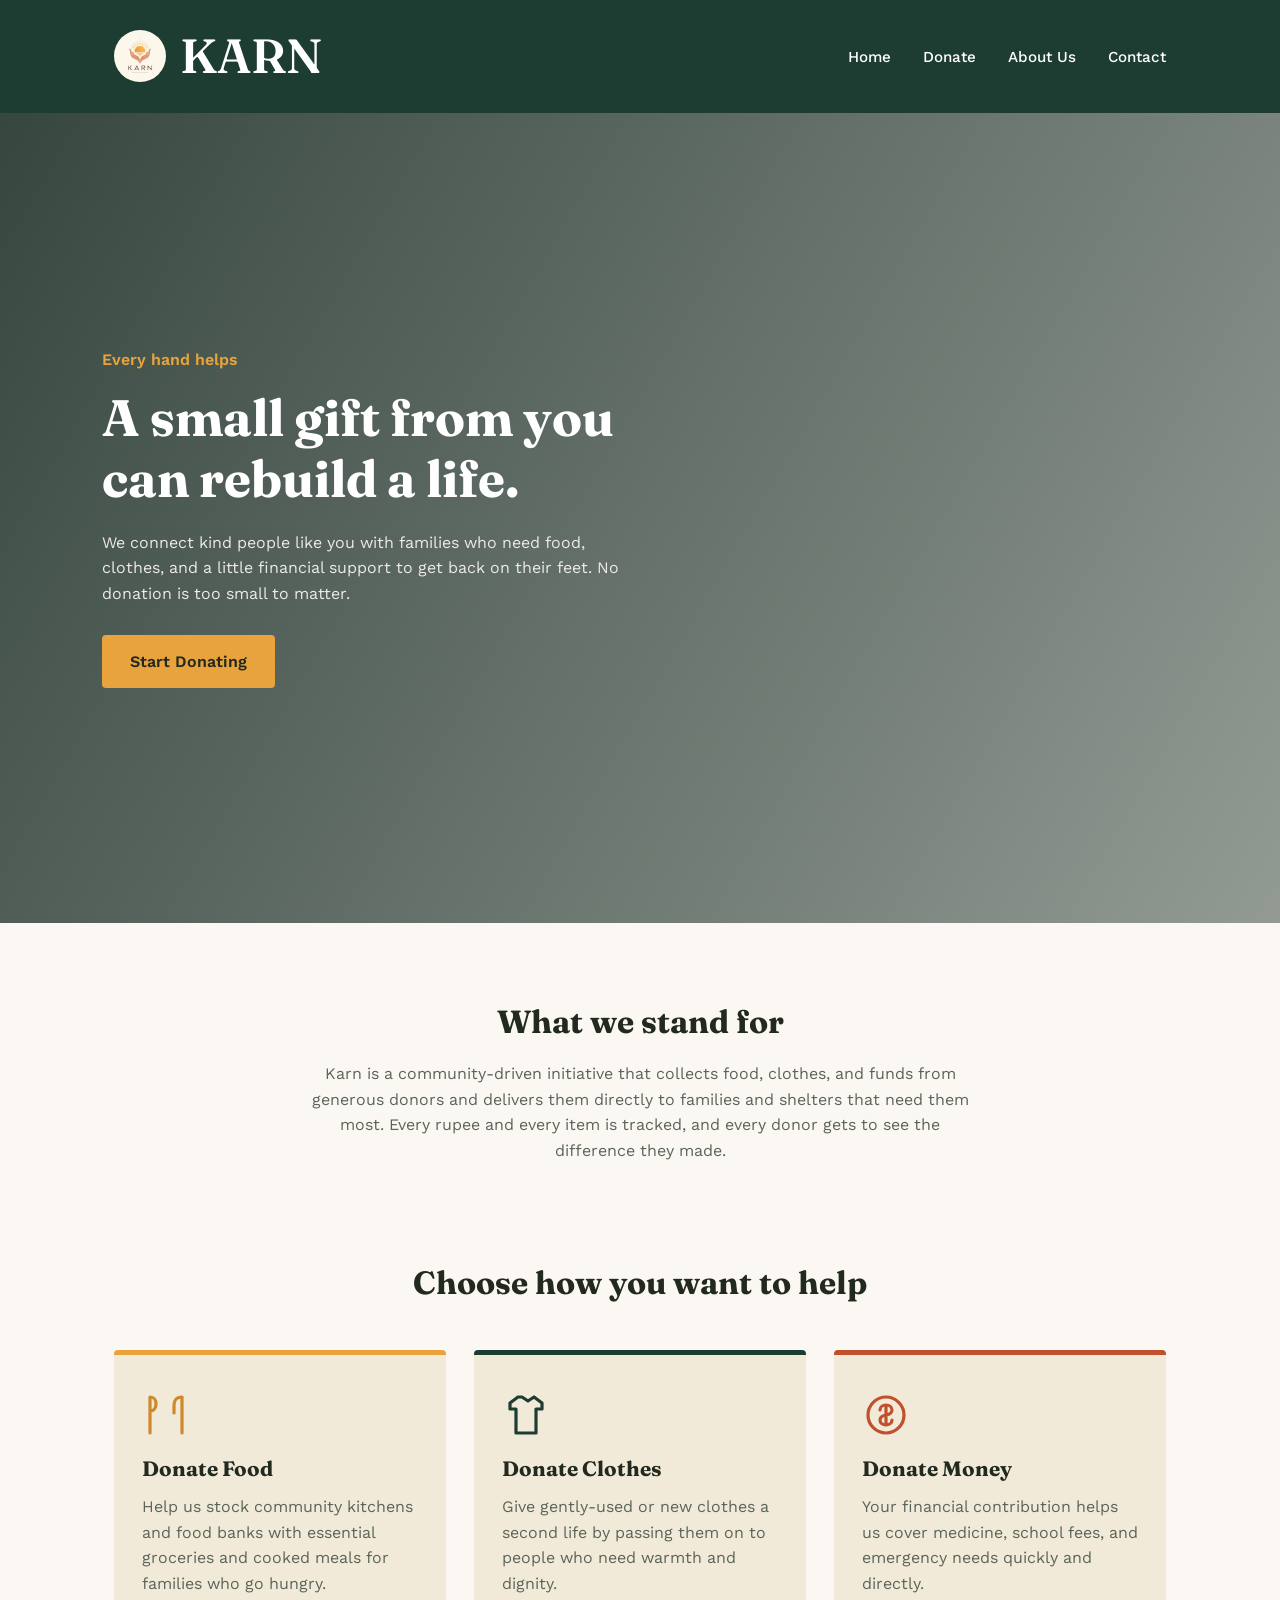
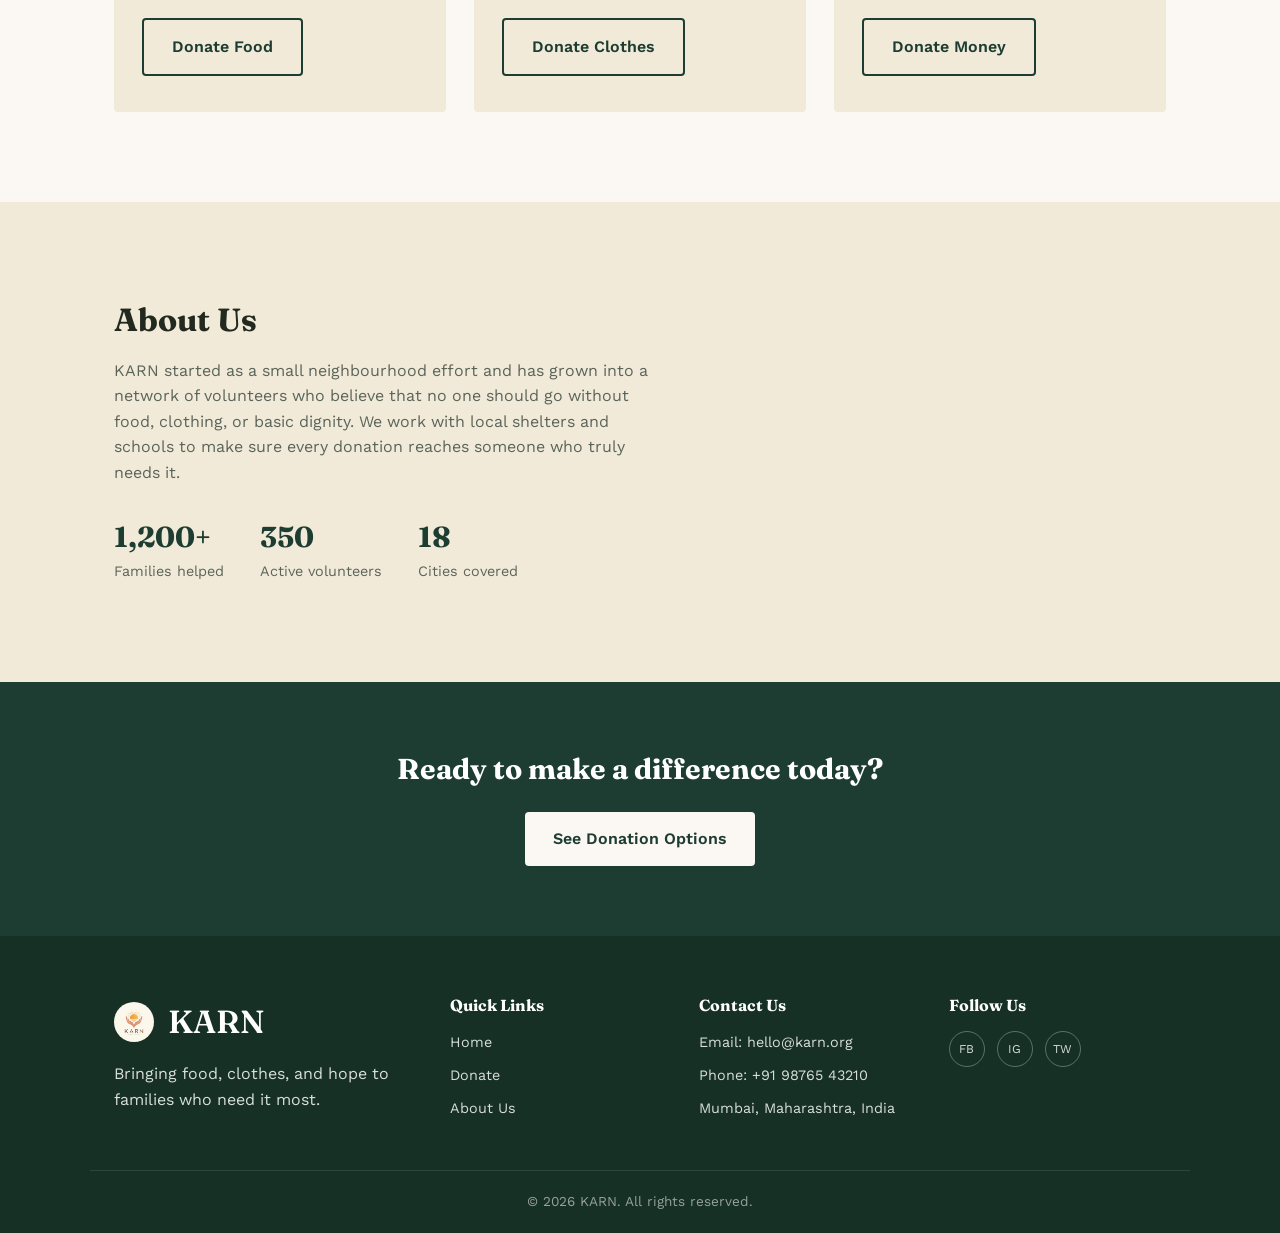
<file: index.html>
<!DOCTYPE html>
<html lang="en">
<head>
  <meta charset="UTF-8">
  <meta name="viewport" content="width=device-width, initial-scale=1.0">
  <title>Karn | Charity & Donation</title>

  
  <link rel="preconnect" href="https://fonts.googleapis.com">
  <link href="https://fonts.googleapis.com/css2?family=Fraunces:wght@500;600;700&family=Work+Sans:wght@400;500;600;700&display=swap" rel="stylesheet">

  
  <link rel="stylesheet" href="style.css">
</head>
<body>

  
  <header class="site-header">
    <div class="header-inner">

      
      <a href="#" class="logo"><img src="logo.jpeg" alt="KARN logo" class="logo-img">KARN<span></span></a>

      
      <button class="menu-toggle" id="menuToggle" aria-label="Toggle menu">
        <span></span>
        <span></span>
        <span></span>
      </button>

      
      <nav class="main-nav" id="mainNav">
        <ul>
          <li><a href="#home">Home</a></li>
          <li><a href="#causes">Donate</a></li>
          <li><a href="#about">About Us</a></li>
          <li><a href="#footer">Contact</a></li>
        </ul>
      </nav>

    </div>
  </header>

  
  <section class="hero" id="home">
    
    <div class="hero-overlay"></div>
    <div class="hero-content">
      <p class="hero-eyebrow">Every hand helps</p>
      <h1>A small gift from you<br>can rebuild a life.</h1>
      <p class="hero-text">
        We connect kind people like you with families who need food, clothes,
        and a little financial support to get back on their feet. No donation
        is too small to matter.
      </p>
      <a href="#causes" class="btn btn-primary">Start Donating</a>
    </div>
  </section>

  
  <section class="intro">
    <div class="container">
      <h2>What we stand for</h2>
      <p>
        Karn is a community-driven initiative that collects food,
        clothes, and funds from generous donors and delivers them directly to
        families and shelters that need them most. Every rupee and every item
        is tracked, and every donor gets to see the difference they made.
      </p>
    </div>
  </section>

  
  <section class="causes" id="causes">
    <div class="container">
      <h2>Choose how you want to help</h2>

      <div class="cause-grid">

       
        <div class="cause-card cause-food">
          <div class="cause-icon">
            
            <svg viewBox="0 0 24 24" fill="none" xmlns="http://www.w3.org/2000/svg">
              <path d="M4 3v18M4 3c2 0 3 1.5 3 3.5S6 10 4 10M20 3v18M20 3c-3 0-4 2-4 4v4" stroke="currentColor" stroke-width="1.6" stroke-linecap="round" stroke-linejoin="round"/>
            </svg>
          </div>
          <h3>Donate Food</h3>
          <p>Help us stock community kitchens and food banks with essential
             groceries and cooked meals for families who go hungry.</p>
          <a href="form3.html" class="btn btn-outline">Donate Food</a>
        </div>

        
        <div class="cause-card cause-clothes">
          <div class="cause-icon">
            <svg viewBox="0 0 24 24" fill="none" xmlns="http://www.w3.org/2000/svg">
              <path d="M8 3L4 6v3h3v12h10V9h3V6l-4-3-3 2-3-2z" stroke="currentColor" stroke-width="1.6" stroke-linecap="round" stroke-linejoin="round"/>
            </svg>
          </div>
          <h3>Donate Clothes</h3>
          <p>Give gently-used or new clothes a second life by passing them on
             to people who need warmth and dignity.</p>
          <a href="form.html" class="btn btn-outline">Donate Clothes</a>
        </div>

        
        <div class="cause-card cause-money">
          <div class="cause-icon">
            <svg viewBox="0 0 24 24" fill="none" xmlns="http://www.w3.org/2000/svg">
              <circle cx="12" cy="12" r="9" stroke="currentColor" stroke-width="1.6"/>
              <path d="M12 7v10M9 9.5c0-1.4 1.3-2.5 3-2.5s3 1.1 3 2.5-1.3 2.2-3 2.5c-1.7.3-3 1.1-3 2.5s1.3 2.5 3 2.5 3-1.1 3-2.5" stroke="currentColor" stroke-width="1.6" stroke-linecap="round"/>
            </svg>
          </div>
          <h3>Donate Money</h3>
          <p>Your financial contribution helps us cover medicine, school fees,
             and emergency needs quickly and directly.</p>
          <a href="form2.html" class="btn btn-outline">Donate Money</a>
        </div>

      </div>
    </div>
  </section>

  
  <section class="about" id="about">
    <div class="container about-grid">
      <div class="about-text">
        <h2>About Us</h2>
        <p>
          KARN started as a small neighbourhood effort and has grown
          into a network of volunteers who believe that no one should go
          without food, clothing, or basic dignity. We work with local
          shelters and schools to make sure every donation reaches someone
          who truly needs it.
        </p>
        <ul class="about-stats">
          <li><strong>1,200+</strong><span>Families helped</span></li>
          <li><strong>350</strong><span>Active volunteers</span></li>
          <li><strong>18</strong><span>Cities covered</span></li>
        </ul>
      </div>
      <div class="about-image" aria-hidden="true"></div>
    </div>
  </section>

  
  <section class="cta-strip">
    <div class="container">
      <h2>Ready to make a difference today?</h2>
      <a href="#causes" class="btn btn-light">See Donation Options</a>
    </div>
  </section>

  
  <footer class="site-footer" id="footer">
    <div class="container footer-grid">

      <div class="footer-col">
        <a href="#" class="logo footer-logo"><img src="logo.jpeg" alt="KARN logo" class="logo-img">KARN<span></span></a>
        <p>Bringing food, clothes, and hope to families who need it most.</p>
      </div>

      <div class="footer-col">
        <h4>Quick Links</h4>
        <ul>
          <li><a href="#home">Home</a></li>
          <li><a href="#causes">Donate</a></li>
          <li><a href="#about">About Us</a></li>
        </ul>
      </div>

      <div class="footer-col">
        <h4>Contact Us</h4>
        <ul>
          <li>Email: hello@karn.org</li>
          <li>Phone: +91 98765 43210</li>
          <li>Mumbai, Maharashtra, India</li>
        </ul>
      </div>

      <div class="footer-col">
        <h4>Follow Us</h4>
        <div class="social-links">
          <a href="#" aria-label="Facebook">FB</a>
          <a href="#" aria-label="Instagram">IG</a>
          <a href="#" aria-label="Twitter">TW</a>
        </div>
      </div>

    </div>

    <div class="footer-bottom">
      <p>&copy; <span id="year"></span> KARN. All rights reserved.</p>
    </div>
  </footer>


  <script src="script.js"></script>
</body>
</html>
</file>
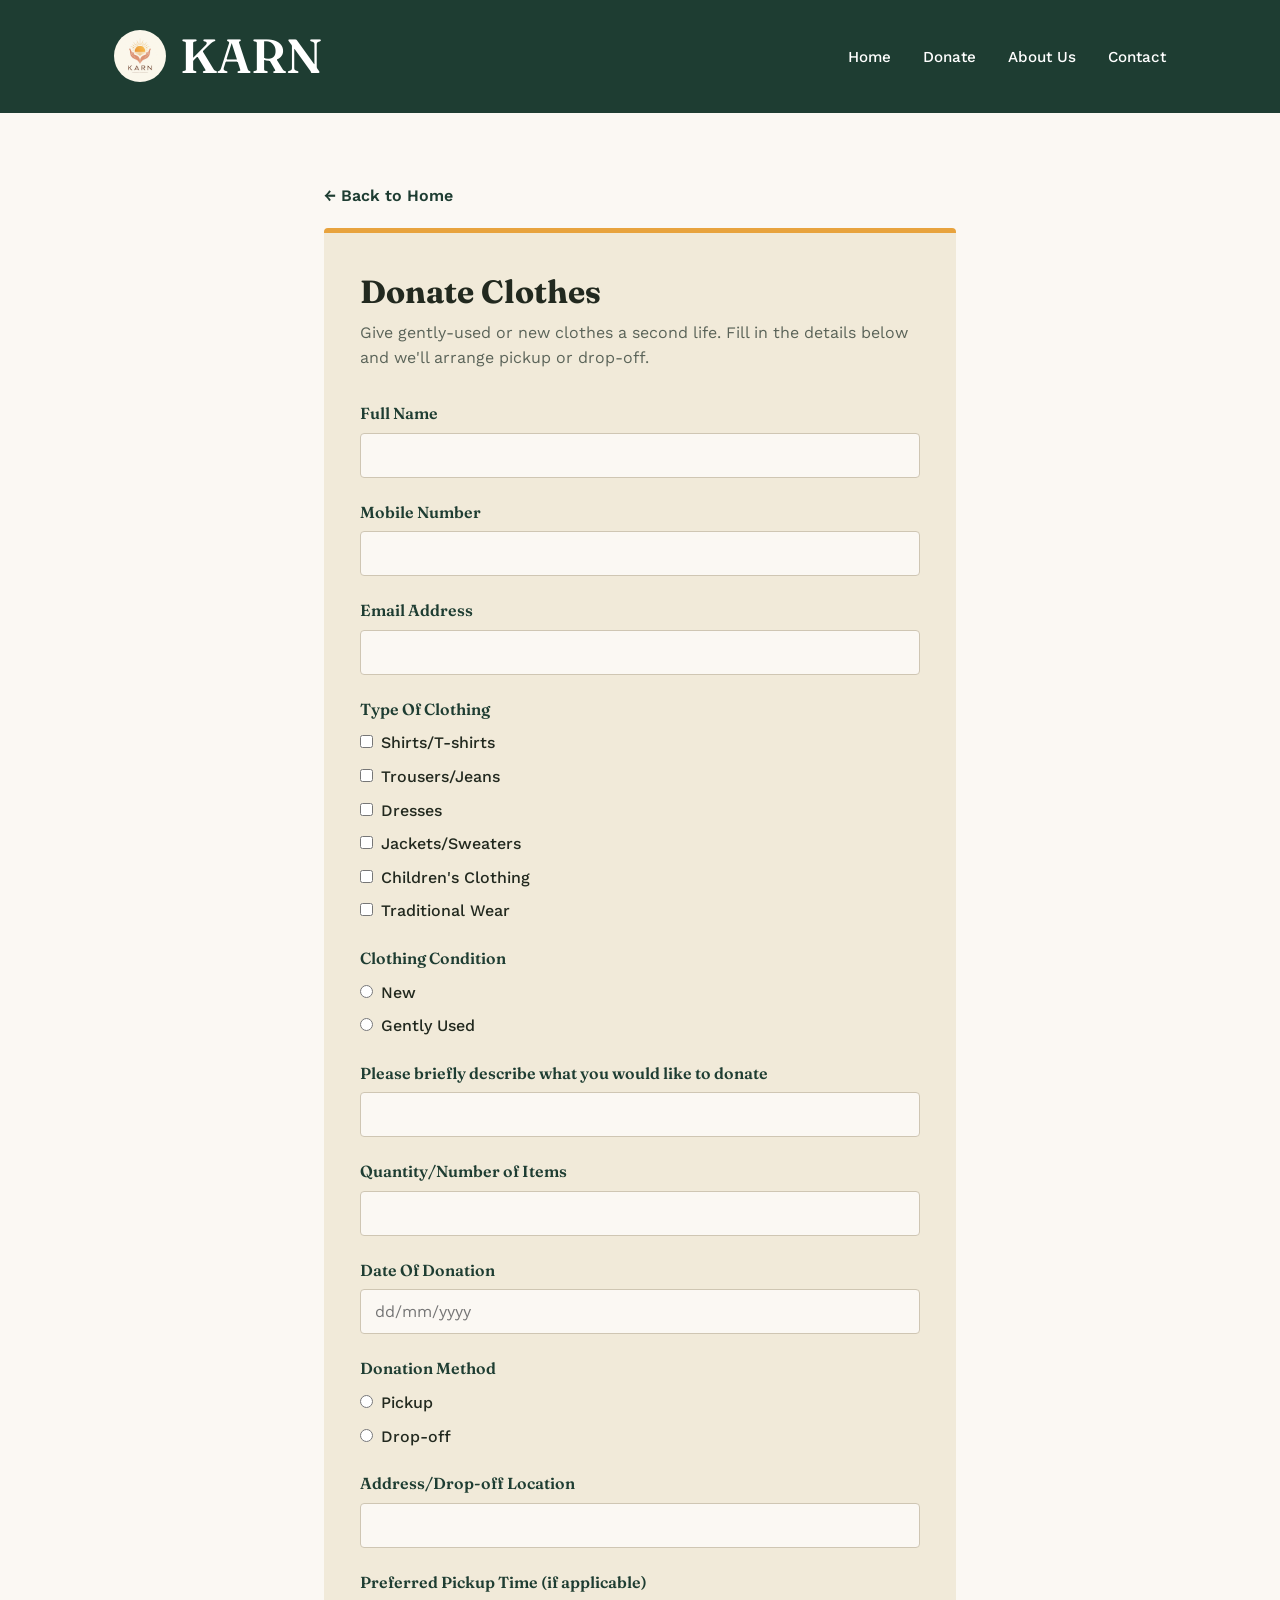
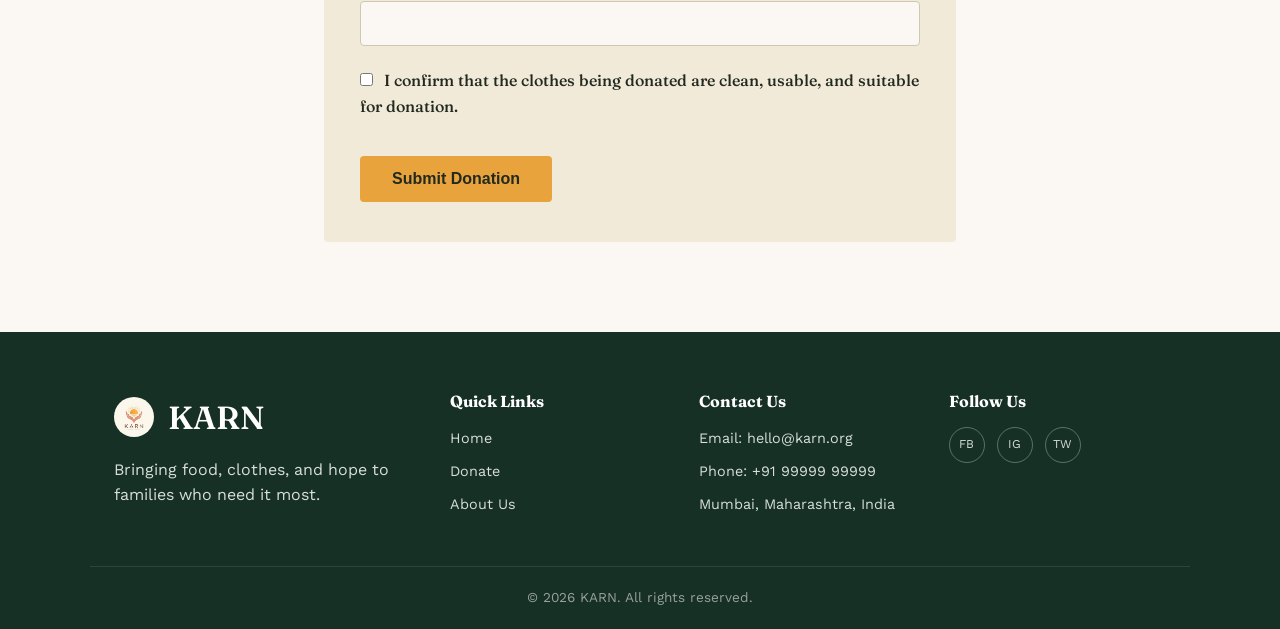
<file: form.html>
<!DOCTYPE html>
<html lang="en">
<head>
  <meta charset="UTF-8">
  <meta name="viewport" content="width=device-width, initial-scale=1.0">
  <title>Donate Clothes | KARN</title>

  <link rel="preconnect" href="https://fonts.googleapis.com">
  <link href="https://fonts.googleapis.com/css2?family=Fraunces:wght@500;600;700&family=Work+Sans:wght@400;500;600;700&display=swap" rel="stylesheet">

  <link rel="stylesheet" href="style.css">
</head>
<body>

  <header class="site-header">
    <div class="header-inner">
      <a href="index.html" class="logo"><img src="logo.jpeg" alt="KARN logo" class="logo-img">KARN<span></span></a>

      <button class="menu-toggle" id="menuToggle" aria-label="Toggle menu">
        <span></span>
        <span></span>
        <span></span>
      </button>

      <nav class="main-nav" id="mainNav">
        <ul>
          <li><a href="index.html#home">Home</a></li>
          <li><a href="index.html#causes">Donate</a></li>
          <li><a href="index.html#about">About Us</a></li>
          <li><a href="index.html#footer">Contact</a></li>
        </ul>
      </nav>
    </div>
  </header>

  <section class="form-page">
    <div class="container">
      <a href="index.html" class="back-link">&larr; Back to Home</a>

      <div class="form-card">
        <h1>Donate Clothes</h1>
        <p>Give gently-used or new clothes a second life. Fill in the details below and we'll arrange pickup or drop-off.</p>

        <form>
          <ul>
            <li>Full Name</li>
            <input type="text" required>

            <li>Mobile Number</li>
            <input type="text" required>

            <li>Email Address</li>
            <input type="email" required>

            <li>Type Of Clothing</li>
            <div class="option-line"><input type="checkbox" id="shirts"><label for="shirts">Shirts/T-shirts</label></div>
            <div class="option-line"><input type="checkbox" id="trousers"><label for="trousers">Trousers/Jeans</label></div>
            <div class="option-line"><input type="checkbox" id="dresses"><label for="dresses">Dresses</label></div>
            <div class="option-line"><input type="checkbox" id="jackets"><label for="jackets">Jackets/Sweaters</label></div>
            <div class="option-line"><input type="checkbox" id="kids"><label for="kids">Children's Clothing</label></div>
            <div class="option-line"><input type="checkbox" id="traditional"><label for="traditional">Traditional Wear</label></div>

            <li>Clothing Condition</li>
            <div class="option-line"><input type="radio" name="condition" id="new"><label for="new">New</label></div>
            <div class="option-line"><input type="radio" name="condition" id="used"><label for="used">Gently Used</label></div>

            <li>Please briefly describe what you would like to donate</li>
            <input type="text">

            <li>Quantity/Number of Items</li>
            <input type="text">

            <li>Date Of Donation</li>
            <input type="text" placeholder="dd/mm/yyyy">

            <li>Donation Method</li>
            <div class="option-line"><input type="radio" name="method" id="pickup"><label for="pickup">Pickup</label></div>
            <div class="option-line"><input type="radio" name="method" id="dropoff"><label for="dropoff">Drop-off</label></div>

            <li>Address/Drop-off Location</li>
            <input type="text">

            <li>Preferred Pickup Time (if applicable)</li>
            <input type="text">

            <li>
              <div class="option-line">
                <input type="checkbox" id="confirm" required>
                <label for="confirm">I confirm that the clothes being donated are clean, usable, and suitable for donation.</label>
              </div>
            </li>

            <input type="submit" value="Submit Donation">
          </ul>
        </form>
      </div>
    </div>
  </section>

  <footer class="site-footer" id="footer">
    <div class="container footer-grid">
      <div class="footer-col">
        <a href="index.html" class="logo footer-logo"><img src="logo.jpeg" alt="KARN logo" class="logo-img">KARN<span></span></a>
        <p>Bringing food, clothes, and hope to families who need it most.</p>
      </div>
      <div class="footer-col">
        <h4>Quick Links</h4>
        <ul>
          <li><a href="index.html#home">Home</a></li>
          <li><a href="index.html#causes">Donate</a></li>
          <li><a href="index.html#about">About Us</a></li>
        </ul>
      </div>
      <div class="footer-col">
        <h4>Contact Us</h4>
        <ul>
          <li>Email: hello@karn.org</li>
          <li>Phone: +91 99999 99999</li>
          <li>Mumbai, Maharashtra, India</li>
        </ul>
      </div>
      <div class="footer-col">
        <h4>Follow Us</h4>
        <div class="social-links">
          <a href="#" aria-label="Facebook">FB</a>
          <a href="#" aria-label="Instagram">IG</a>
          <a href="#" aria-label="Twitter">TW</a>
        </div>
      </div>
    </div>
    <div class="footer-bottom">
      <p>&copy; <span id="year"></span> KARN. All rights reserved.</p>
    </div>
  </footer>

  <script src="script.js"></script>
</body>
</html>
</file>
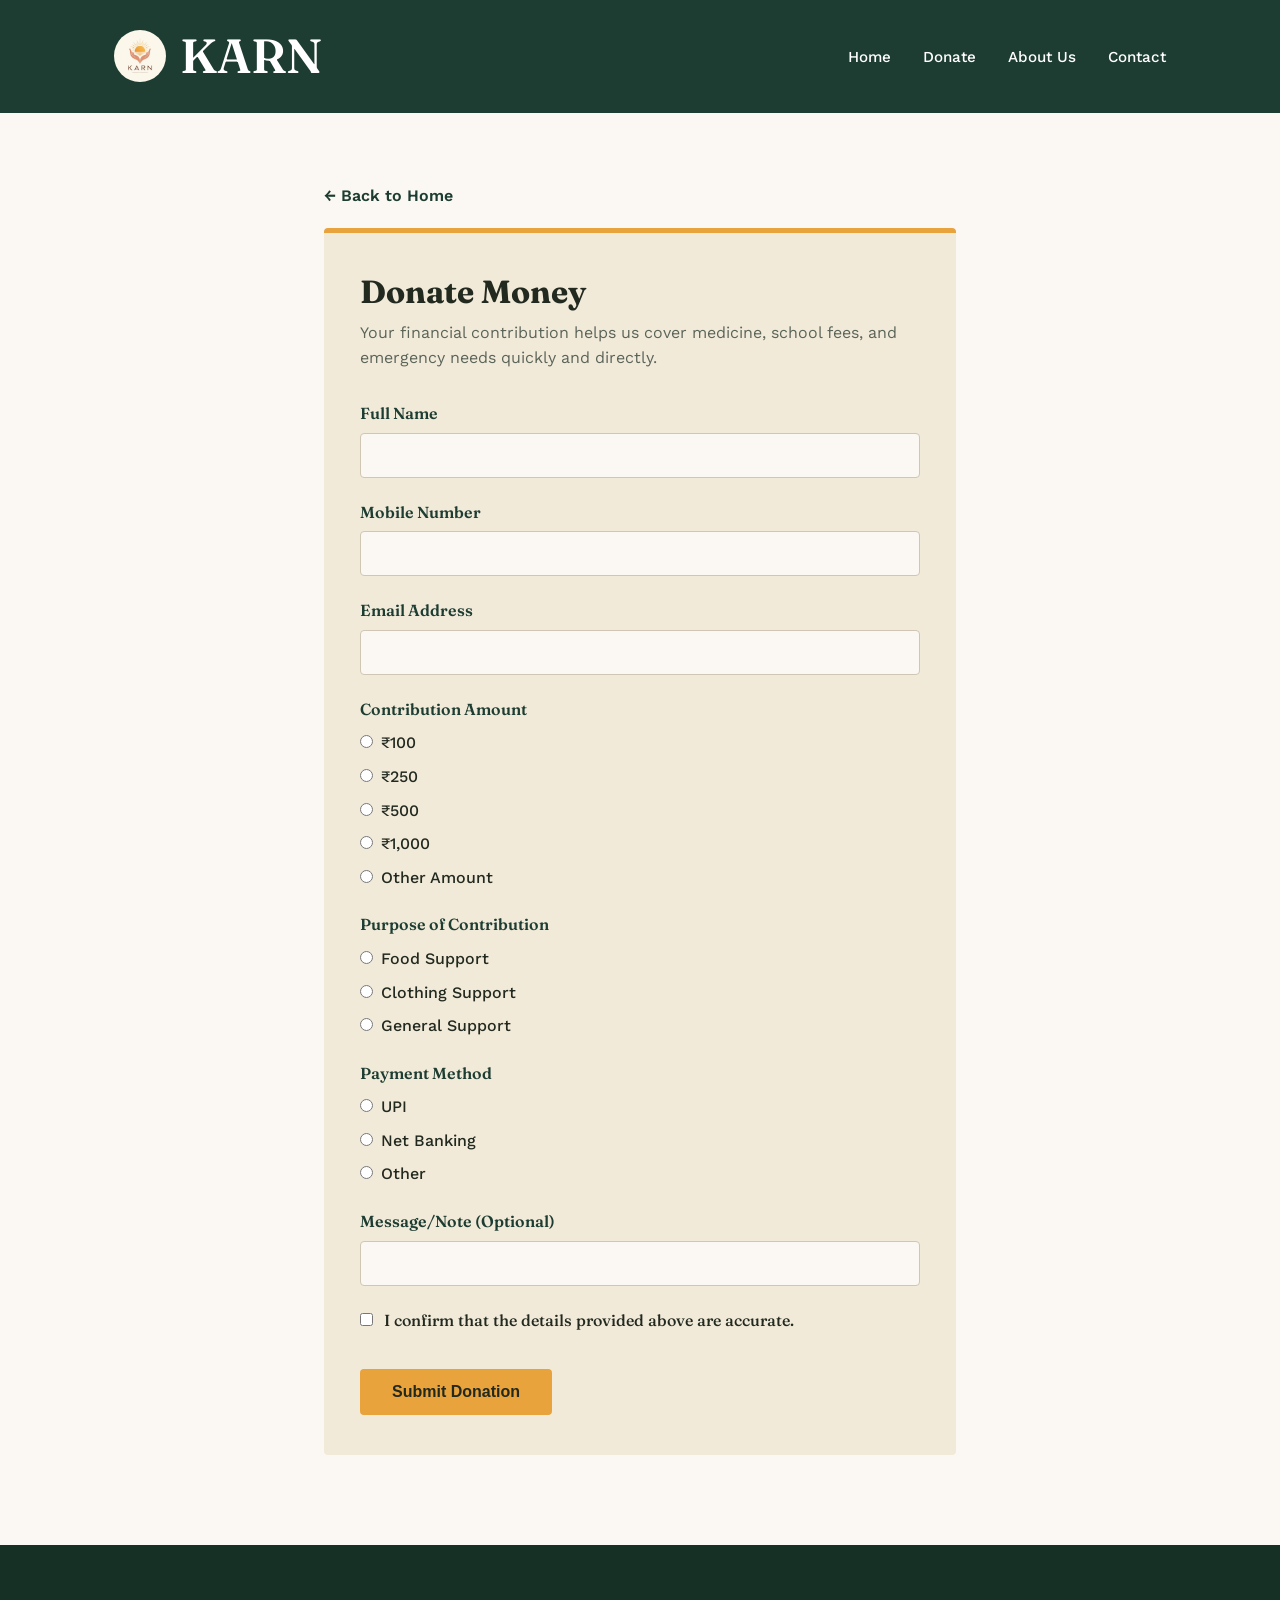
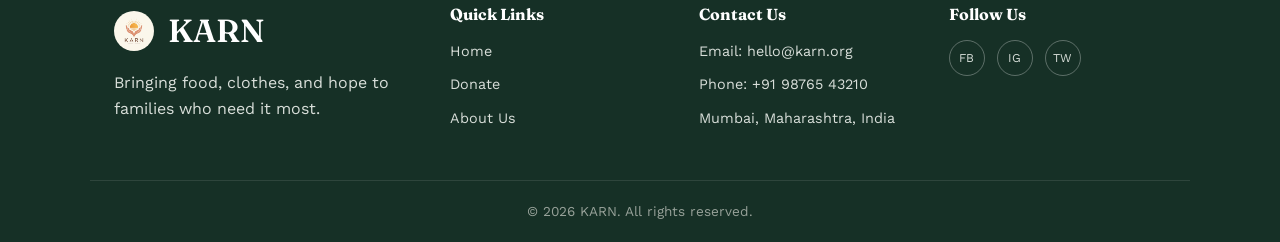
<file: form2.html>
<!DOCTYPE html>
<html lang="en">
<head>
  <meta charset="UTF-8">
  <meta name="viewport" content="width=device-width, initial-scale=1.0">
  <title>Donate Money | KARN</title>

  <link rel="preconnect" href="https://fonts.googleapis.com">
  <link href="https://fonts.googleapis.com/css2?family=Fraunces:wght@500;600;700&family=Work+Sans:wght@400;500;600;700&display=swap" rel="stylesheet">

  <link rel="stylesheet" href="style.css">
</head>
<body>

  <header class="site-header">
    <div class="header-inner">
      <a href="index.html" class="logo"><img src="logo.jpeg" alt="KARN logo" class="logo-img">KARN<span></span></a>

      <button class="menu-toggle" id="menuToggle" aria-label="Toggle menu">
        <span></span>
        <span></span>
        <span></span>
      </button>

      <nav class="main-nav" id="mainNav">
        <ul>
          <li><a href="index.html#home">Home</a></li>
          <li><a href="index.html#causes">Donate</a></li>
          <li><a href="index.html#about">About Us</a></li>
          <li><a href="index.html#footer">Contact</a></li>
        </ul>
      </nav>
    </div>
  </header>

  <section class="form-page">
    <div class="container">
      <a href="index.html" class="back-link">&larr; Back to Home</a>

      <div class="form-card">
        <h1>Donate Money</h1>
        <p>Your financial contribution helps us cover medicine, school fees, and emergency needs quickly and directly.</p>

        <form>
          <ul>
            <li>Full Name</li>
            <input type="text" required>

            <li>Mobile Number</li>
            <input type="text" required>

            <li>Email Address</li>
            <input type="email" required>

            <li>Contribution Amount</li>
            <div class="option-line"><input type="radio" name="amount" id="amt100"><label for="amt100">&#8377;100</label></div>
            <div class="option-line"><input type="radio" name="amount" id="amt250"><label for="amt250">&#8377;250</label></div>
            <div class="option-line"><input type="radio" name="amount" id="amt500"><label for="amt500">&#8377;500</label></div>
            <div class="option-line"><input type="radio" name="amount" id="amt1000"><label for="amt1000">&#8377;1,000</label></div>
            <div class="option-line"><input type="radio" name="amount" id="amtOther"><label for="amtOther">Other Amount</label></div>

            <li>Purpose of Contribution</li>
            <div class="option-line"><input type="radio" name="purpose" id="food"><label for="food">Food Support</label></div>
            <div class="option-line"><input type="radio" name="purpose" id="clothing"><label for="clothing">Clothing Support</label></div>
            <div class="option-line"><input type="radio" name="purpose" id="general"><label for="general">General Support</label></div>

            <li>Payment Method</li>
            <div class="option-line"><input type="radio" name="payment" id="upi"><label for="upi">UPI</label></div>
            <div class="option-line"><input type="radio" name="payment" id="netbanking"><label for="netbanking">Net Banking</label></div>
            <div class="option-line"><input type="radio" name="payment" id="otherpay"><label for="otherpay">Other</label></div>

            <li>Message/Note (Optional)</li>
            <input type="text">

            <li>
              <div class="option-line">
                <input type="checkbox" id="confirm2" required>
                <label for="confirm2">I confirm that the details provided above are accurate.</label>
              </div>
            </li>

            <input type="submit" value="Submit Donation">
          </ul>
        </form>
      </div>
    </div>
  </section>

  <footer class="site-footer" id="footer">
    <div class="container footer-grid">
      <div class="footer-col">
        <a href="index.html" class="logo footer-logo"><img src="logo.jpeg" alt="KARN logo" class="logo-img">KARN<span></span></a>
        <p>Bringing food, clothes, and hope to families who need it most.</p>
      </div>
      <div class="footer-col">
        <h4>Quick Links</h4>
        <ul>
          <li><a href="index.html#home">Home</a></li>
          <li><a href="index.html#causes">Donate</a></li>
          <li><a href="index.html#about">About Us</a></li>
        </ul>
      </div>
      <div class="footer-col">
        <h4>Contact Us</h4>
        <ul>
          <li>Email: hello@karn.org</li>
          <li>Phone: +91 98765 43210</li>
          <li>Mumbai, Maharashtra, India</li>
        </ul>
      </div>
      <div class="footer-col">
        <h4>Follow Us</h4>
        <div class="social-links">
          <a href="#" aria-label="Facebook">FB</a>
          <a href="#" aria-label="Instagram">IG</a>
          <a href="#" aria-label="Twitter">TW</a>
        </div>
      </div>
    </div>
    <div class="footer-bottom">
      <p>&copy; <span id="year"></span> KARN. All rights reserved.</p>
    </div>
  </footer>

  <script src="script.js"></script>
</body>
</html>
</file>
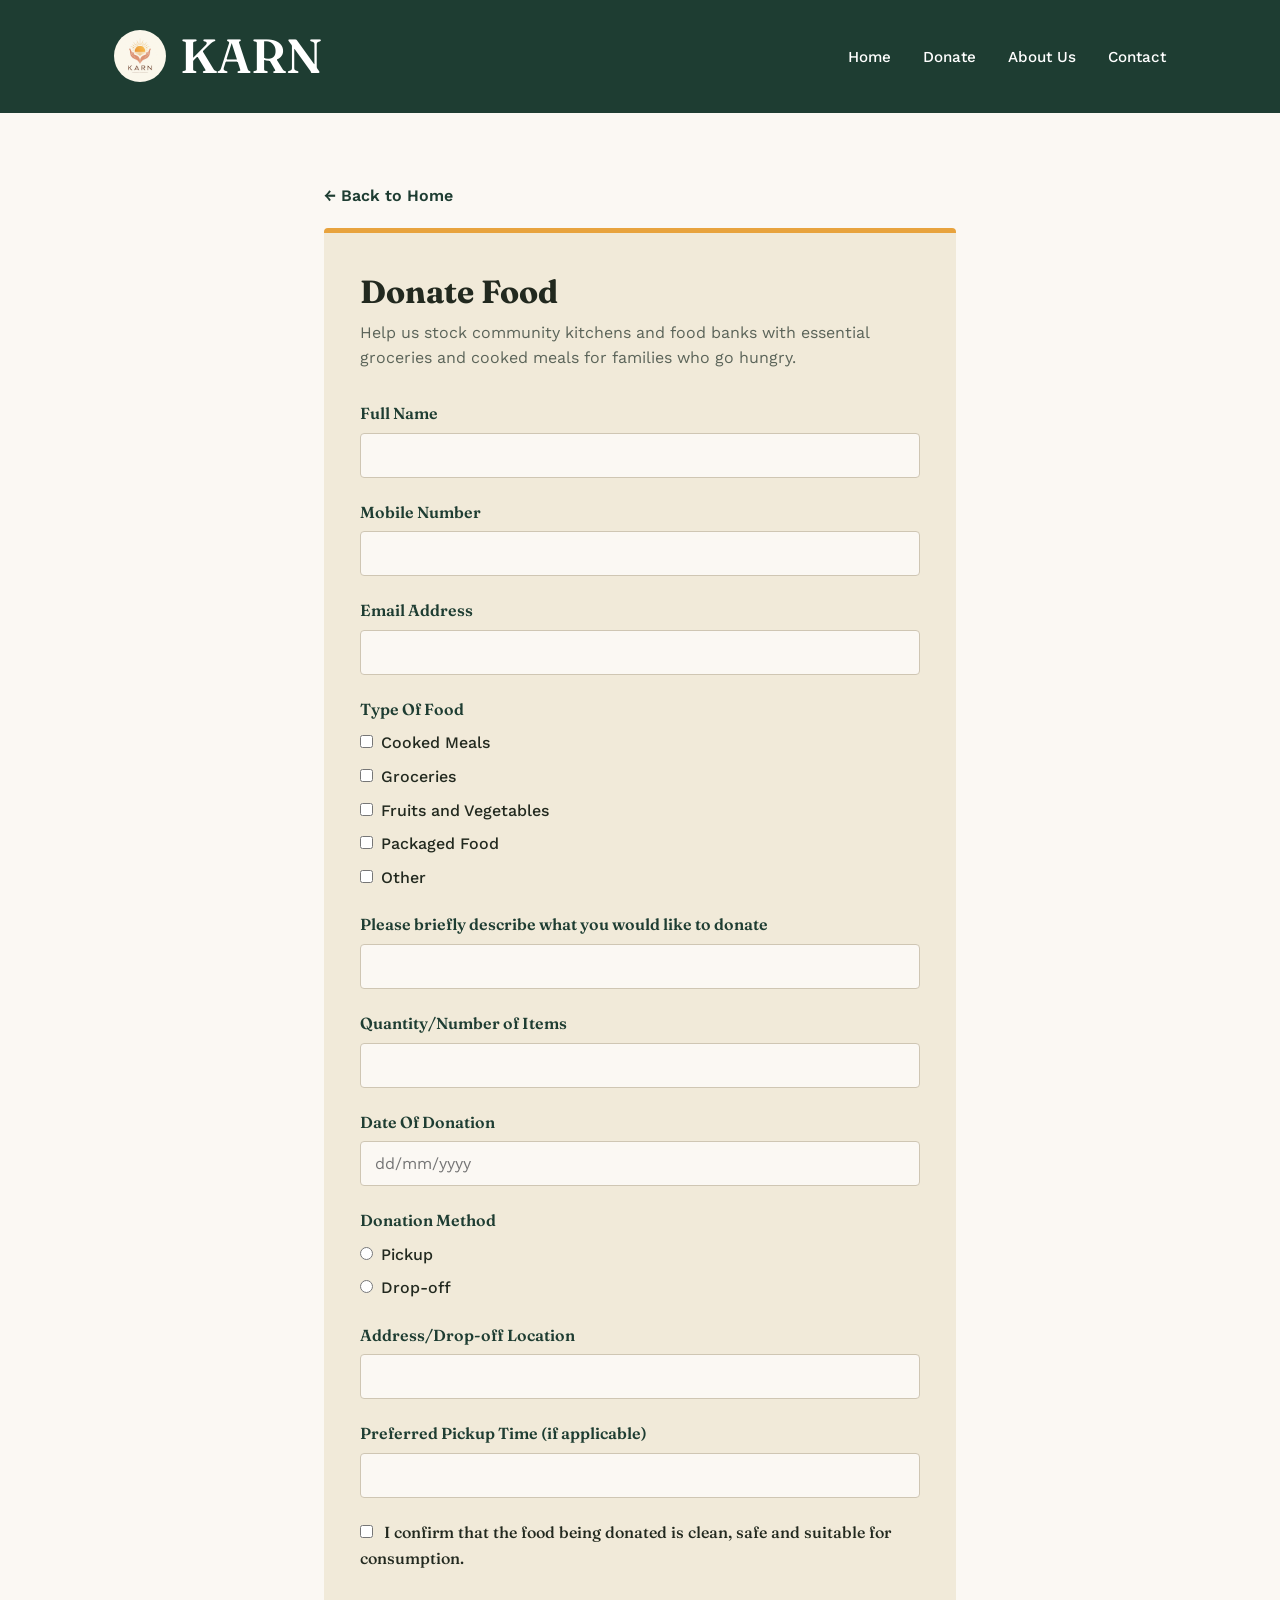
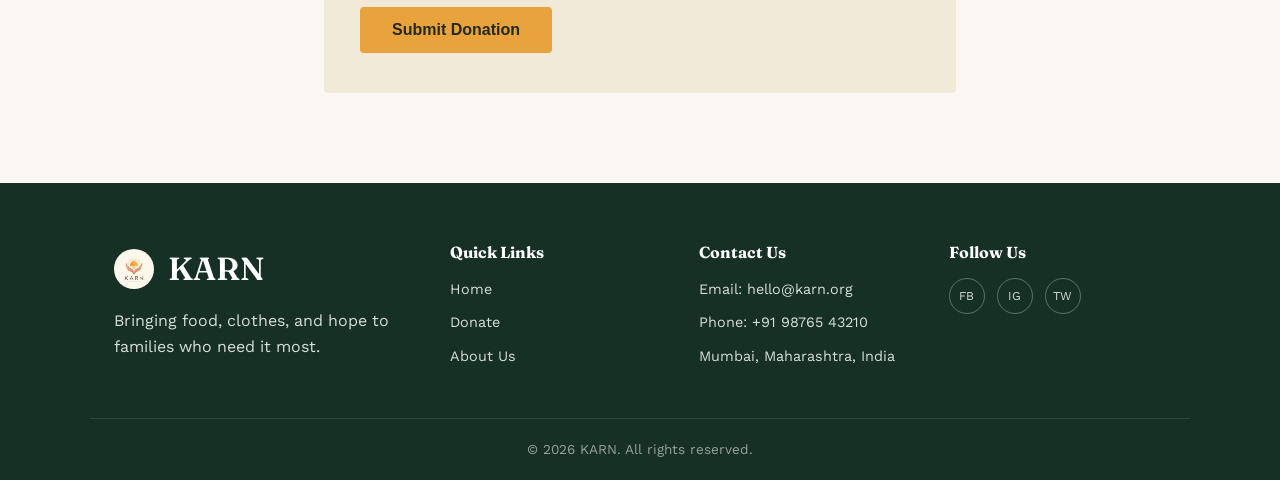
<file: form3.html>
<!DOCTYPE html>
<html lang="en">
<head>
  <meta charset="UTF-8">
  <meta name="viewport" content="width=device-width, initial-scale=1.0">
  <title>Donate Food | KARN</title>

  <link rel="preconnect" href="https://fonts.googleapis.com">
  <link href="https://fonts.googleapis.com/css2?family=Fraunces:wght@500;600;700&family=Work+Sans:wght@400;500;600;700&display=swap" rel="stylesheet">

  <link rel="stylesheet" href="style.css">
</head>
<body>

  <header class="site-header">
    <div class="header-inner">
      <a href="index.html" class="logo"><img src="logo.jpeg" alt="KARN logo" class="logo-img">KARN<span></span></a>

      <button class="menu-toggle" id="menuToggle" aria-label="Toggle menu">
        <span></span>
        <span></span>
        <span></span>
      </button>

      <nav class="main-nav" id="mainNav">
        <ul>
          <li><a href="index.html#home">Home</a></li>
          <li><a href="index.html#causes">Donate</a></li>
          <li><a href="index.html#about">About Us</a></li>
          <li><a href="index.html#footer">Contact</a></li>
        </ul>
      </nav>
    </div>
  </header>

  <section class="form-page">
    <div class="container">
      <a href="index.html" class="back-link">&larr; Back to Home</a>

      <div class="form-card">
        <h1>Donate Food</h1>
        <p>Help us stock community kitchens and food banks with essential groceries and cooked meals for families who go hungry.</p>

        <form>
          <ul>
            <li>Full Name</li>
            <input type="text" required>

            <li>Mobile Number</li>
            <input type="text" required>

            <li>Email Address</li>
            <input type="email" required>

            <li>Type Of Food</li>
            <div class="option-line"><input type="checkbox" id="cooked"><label for="cooked">Cooked Meals</label></div>
            <div class="option-line"><input type="checkbox" id="groceries"><label for="groceries">Groceries</label></div>
            <div class="option-line"><input type="checkbox" id="produce"><label for="produce">Fruits and Vegetables</label></div>
            <div class="option-line"><input type="checkbox" id="packaged"><label for="packaged">Packaged Food</label></div>
            <div class="option-line"><input type="checkbox" id="otherfood"><label for="otherfood">Other</label></div>

            <li>Please briefly describe what you would like to donate</li>
            <input type="text">

            <li>Quantity/Number of Items</li>
            <input type="text">

            <li>Date Of Donation</li>
            <input type="text" placeholder="dd/mm/yyyy">

            <li>Donation Method</li>
            <div class="option-line"><input type="radio" name="method" id="pickup3"><label for="pickup3">Pickup</label></div>
            <div class="option-line"><input type="radio" name="method" id="dropoff3"><label for="dropoff3">Drop-off</label></div>

            <li>Address/Drop-off Location</li>
            <input type="text">

            <li>Preferred Pickup Time (if applicable)</li>
            <input type="text">

            <li>
              <div class="option-line">
                <input type="checkbox" id="confirm3" required>
                <label for="confirm3">I confirm that the food being donated is clean, safe and suitable for consumption.</label>
              </div>
            </li>

            <input type="submit" value="Submit Donation">
          </ul>
        </form>
      </div>
    </div>
  </section>

  <footer class="site-footer" id="footer">
    <div class="container footer-grid">
      <div class="footer-col">
        <a href="index.html" class="logo footer-logo"><img src="logo.jpeg" alt="KARN logo" class="logo-img">KARN<span></span></a>
        <p>Bringing food, clothes, and hope to families who need it most.</p>
      </div>
      <div class="footer-col">
        <h4>Quick Links</h4>
        <ul>
          <li><a href="index.html#home">Home</a></li>
          <li><a href="index.html#causes">Donate</a></li>
          <li><a href="index.html#about">About Us</a></li>
        </ul>
      </div>
      <div class="footer-col">
        <h4>Contact Us</h4>
        <ul>
          <li>Email: hello@karn.org</li>
          <li>Phone: +91 98765 43210</li>
          <li>Mumbai, Maharashtra, India</li>
        </ul>
      </div>
      <div class="footer-col">
        <h4>Follow Us</h4>
        <div class="social-links">
          <a href="#" aria-label="Facebook">FB</a>
          <a href="#" aria-label="Instagram">IG</a>
          <a href="#" aria-label="Twitter">TW</a>
        </div>
      </div>
    </div>
    <div class="footer-bottom">
      <p>&copy; <span id="year"></span> KARN. All rights reserved.</p>
    </div>
  </footer>

  <script src="script.js"></script>
</body>
</html>
</file>
<file: style.css>
:root {
  --green-dark: #1E3D32;   
  --green-darker: #163026;
  --gold: #E8A33D;         
  --gold-dark: #CE8A28;    
  --brick: #C1502E;        
  --cream: #FBF8F3;        
  --panel: #F1EAD9;       
  --text-dark: #22291F;
  --text-light: #FFFFFF;
  --text-muted: #5B6459;

  --font-heading: 'Fraunces', serif;
  --font-body: 'Work Sans', sans-serif;
}


* {
  margin: 0;
  padding: 0;
  box-sizing: border-box;
}

html {
  scroll-behavior: smooth;
}

body {
  font-family: var(--font-body);
  color: var(--text-dark);
  background: var(--cream);
  line-height: 1.6;
}

img {
  max-width: 100%;
  display: block;
}

a {
  text-decoration: none;
  color: inherit;
}

ul {
  list-style: none;
}

h1, h2, h3, h4 {
  font-family: var(--font-heading);
  line-height: 1.2;
}

.container {
  max-width: 1100px;
  margin: 0 auto;
  padding: 0 24px;
}


.btn {
  display: inline-block;
  padding: 14px 28px;
  border-radius: 4px;
  font-weight: 600;
  transition: background 0.2s ease, color 0.2s ease, transform 0.15s ease;
}
.btn-primary {
  background: var(--gold);
  color: var(--text-dark);
}
.btn-primary:hover {
  background: var(--gold-dark);
  transform: translateY(-2px);
}
.btn-outline {
  border: 2px solid var(--green-dark);
  color: var(--green-dark);
}
.btn-outline:hover {
  background: var(--green-dark);
  color: var(--text-light);
}
.btn-light {
  background: var(--cream);
  color: var(--green-dark);
}
.btn-light:hover {
  background: var(--gold);
}


.site-header {
  background: var(--green-dark);
  position: sticky;
  top: 0;
  z-index: 100;
}

.header-inner {
  max-width: 1100px;
  margin: 0 auto;
  padding: 18px 24px;
  display: flex;
  align-items: center;
  justify-content: space-between;
}

.logo {
  font-family: var(--font-heading);
  font-size: 3rem;
  font-weight: 600;
  color: var(--text-light);
  display: flex;
  align-items: center;
  gap: 14px;
}
.logo span {
  color: var(--gold);
}

.logo-img {
  height: 52px;
  width: 52px;
  border-radius: 50%;
  object-fit: cover;
  background: #fff; 
}

.footer-logo {
  font-size: 2rem;
}
.footer-logo .logo-img {
  height: 40px;
  width: 40px;
}

.main-nav ul {
  display: flex;
  gap: 32px;
}

.main-nav a {
  color: var(--text-light);
  font-weight: 500;
  font-size: 0.95rem;
  position: relative;
  padding-bottom: 4px;
}
.main-nav a:hover {
  color: var(--gold);
}


.menu-toggle {
  display: none;
  flex-direction: column;
  justify-content: space-between;
  width: 28px;
  height: 20px;
  background: none;
  border: none;
  cursor: pointer;
  padding: 0;
}
.menu-toggle span {
  display: block;
  height: 2px;
  width: 100%;
  background: var(--text-light);
}


.hero {
  position: relative;
  min-height: 90vh;
  display: flex;
  align-items: center;
  background-image: url('https://images.unsplash.com/photo-1488521787991-ed7bbaae773c?auto=format&fit=crop&w=1600&q=80');
  background-size: cover;
  background-position: center;
}


.hero-overlay {
  position: absolute;
  inset: 0;
  background: linear-gradient(120deg, rgba(20,40,32,0.85) 0%, rgba(20,40,32,0.45) 100%);
}

.hero-content {
  position: relative;
  z-index: 2;
  max-width: 640px;
  margin-left: 8%;
  color: var(--text-light);
}

.hero-eyebrow {
  color: var(--gold);
  font-weight: 600;
  margin-bottom: 14px;
}

.hero-content h1 {
  font-size: clamp(2rem, 4.5vw, 3.2rem);
  margin-bottom: 20px;
}

.hero-text {
  margin-bottom: 28px;
  color: #EDEBE4;
  max-width: 520px;
}


.intro {
  padding: 80px 0 40px;
  text-align: center;
}
.intro h2 {
  font-size: 2rem;
  margin-bottom: 20px;
}
.intro p {
  max-width: 680px;
  margin: 0 auto;
  color: var(--text-muted);
}

.causes {
  padding: 60px 0 90px;
}
.causes h2 {
  text-align: center;
  font-size: 2rem;
  margin-bottom: 48px;
}

.cause-grid {
  display: grid;
  grid-template-columns: repeat(3, 1fr);
  gap: 28px;
}

.cause-card {
  background: var(--panel);
  border-top: 5px solid var(--green-dark);
  padding: 36px 28px;
  text-align: left;
  border-radius: 4px;
}


.cause-food   { border-top-color: var(--gold); }
.cause-clothes{ border-top-color: var(--green-dark); }
.cause-money  { border-top-color: var(--brick); }

.cause-icon {
  width: 48px;
  height: 48px;
  margin-bottom: 18px;
}
.cause-food .cause-icon   { color: var(--gold-dark); }
.cause-clothes .cause-icon{ color: var(--green-dark); }
.cause-money .cause-icon  { color: var(--brick); }

.cause-card h3 {
  font-size: 1.3rem;
  margin-bottom: 12px;
}
.cause-card p {
  color: var(--text-muted);
  margin-bottom: 22px;
  min-height: 72px;
}


.about {
  background: var(--panel);
  padding: 80px 0;
}
.about-grid {
  display: grid;
  grid-template-columns: 1.2fr 1fr;
  gap: 48px;
  align-items: center;
}
.about-text h2 {
  font-size: 2rem;
  margin-bottom: 18px;
}
.about-text p {
  color: var(--text-muted);
  margin-bottom: 28px;
}

.about-stats {
  display: flex;
  gap: 36px;
}
.about-stats li {
  display: flex;
  flex-direction: column;
}
.about-stats strong {
  font-family: var(--font-heading);
  font-size: 1.8rem;
  color: var(--green-dark);
}
.about-stats span {
  color: var(--text-muted);
  font-size: 0.9rem;
}


.about-image {
  height: 320px;
  border-radius: 4px;
  background-image: url('https://images.unsplash.com/photo-1593113598332-cd288d649433?auto=format&fit=crop&w=900&q=80');
  background-size: cover;
  background-position: center;
}


.cta-strip {
  background: var(--green-dark);
  color: var(--text-light);
  text-align: center;
  padding: 70px 0;
}
.cta-strip h2 {
  margin-bottom: 26px;
  font-size: 1.8rem;
}


.site-footer {
  background: var(--green-darker);
  color: #D8DED9;
  padding-top: 60px;
}

.footer-grid {
  display: grid;
  grid-template-columns: 1.4fr 1fr 1fr 1fr;
  gap: 32px;
  padding-bottom: 40px;
  border-bottom: 1px solid rgba(255,255,255,0.1);
}

.footer-logo {
  margin-bottom: 14px;
}

.footer-col h4 {
  color: var(--text-light);
  margin-bottom: 16px;
  font-size: 1rem;
}
.footer-col ul li {
  margin-bottom: 10px;
  font-size: 0.9rem;
}
.footer-col a:hover {
  color: var(--gold);
}

.social-links {
  display: flex;
  gap: 12px;
}
.social-links a {
  width: 36px;
  height: 36px;
  border: 1px solid rgba(255,255,255,0.3);
  border-radius: 50%;
  display: flex;
  align-items: center;
  justify-content: center;
  font-size: 0.75rem;
}
.social-links a:hover {
  background: var(--gold);
  color: var(--text-dark);
  border-color: var(--gold);
}

.footer-bottom {
  text-align: center;
  padding: 20px 0;
  font-size: 0.85rem;
  color: #97A199;
}


.form-page {
  padding: 70px 0 90px;
}

.form-page .container {
  max-width: 680px;
}

.back-link {
  display: inline-block;
  margin-bottom: 20px;
  color: var(--green-dark);
  font-weight: 600;
}
.back-link:hover {
  color: var(--gold-dark);
}

.form-card {
  background: var(--panel);
  border-top: 5px solid var(--gold);
  border-radius: 4px;
  padding: 40px 36px;
}

.form-card h1 {
  font-size: 2rem;
  margin-bottom: 8px;
}

.form-card > p {
  color: var(--text-muted);
  margin-bottom: 30px;
}

.form-card ul {
  list-style: none;
}

.form-card form > ul > li {
  font-weight: 600;
  color: var(--green-dark);
  margin-top: 22px;
  margin-bottom: 6px;
  font-family: var(--font-heading);
}

.form-card label {
  font-weight: 500;
  color: var(--text-dark);
}

.form-card input[type="text"],
.form-card input[type="email"] {
  width: 100%;
  padding: 12px 14px;
  border: 1px solid #cfc6b3;
  border-radius: 4px;
  background: var(--cream);
  font-family: var(--font-body);
  font-size: 1rem;
}

.form-card input[type="checkbox"],
.form-card input[type="radio"] {
  margin-right: 8px;
}

.option-line {
  margin: 8px 0;
}

.form-card input[type="submit"] {
  margin-top: 28px;
  background: var(--gold);
  color: var(--text-dark);
  border: none;
  padding: 14px 32px;
  border-radius: 4px;
  font-weight: 600;
  font-size: 1rem;
  cursor: pointer;
  transition: background 0.2s ease, transform 0.15s ease;
}
.form-card input[type="submit"]:hover {
  background: var(--gold-dark);
  transform: translateY(-2px);
}

.success-message {
  background: #E5F0E8;
  color: #234F3B;
  border-left: 4px solid var(--green-dark);
  padding: 14px 18px;
  border-radius: 4px;
  margin-bottom: 26px;
  font-weight: 600;
}


@media (max-width: 860px) {
  .cause-grid {
    grid-template-columns: 1fr;
  }
  .about-grid {
    grid-template-columns: 1fr;
  }
  .footer-grid {
    grid-template-columns: 1fr 1fr;
  }
}

@media (max-width: 700px) {
  .menu-toggle {
    display: flex;
  }

  .main-nav {
    position: absolute;
    top: 100%;
    left: 0;
    right: 0;
    background: var(--green-dark);
    max-height: 0;
    overflow: hidden;
    transition: max-height 0.3s ease;
  }
  .main-nav.open {
    max-height: 260px;
  }
  .main-nav ul {
    flex-direction: column;
    padding: 10px 24px 20px;
    gap: 16px;
  }

  .hero-content {
    margin-left: 6%;
    margin-right: 6%;
  }

  .footer-grid {
    grid-template-columns: 1fr;
    text-align: center;
  }
  .about-stats {
    justify-content: center;
  }
  .social-links {
    justify-content: center;
  }

  .form-card {
    padding: 30px 22px;
  }
}
</file>
